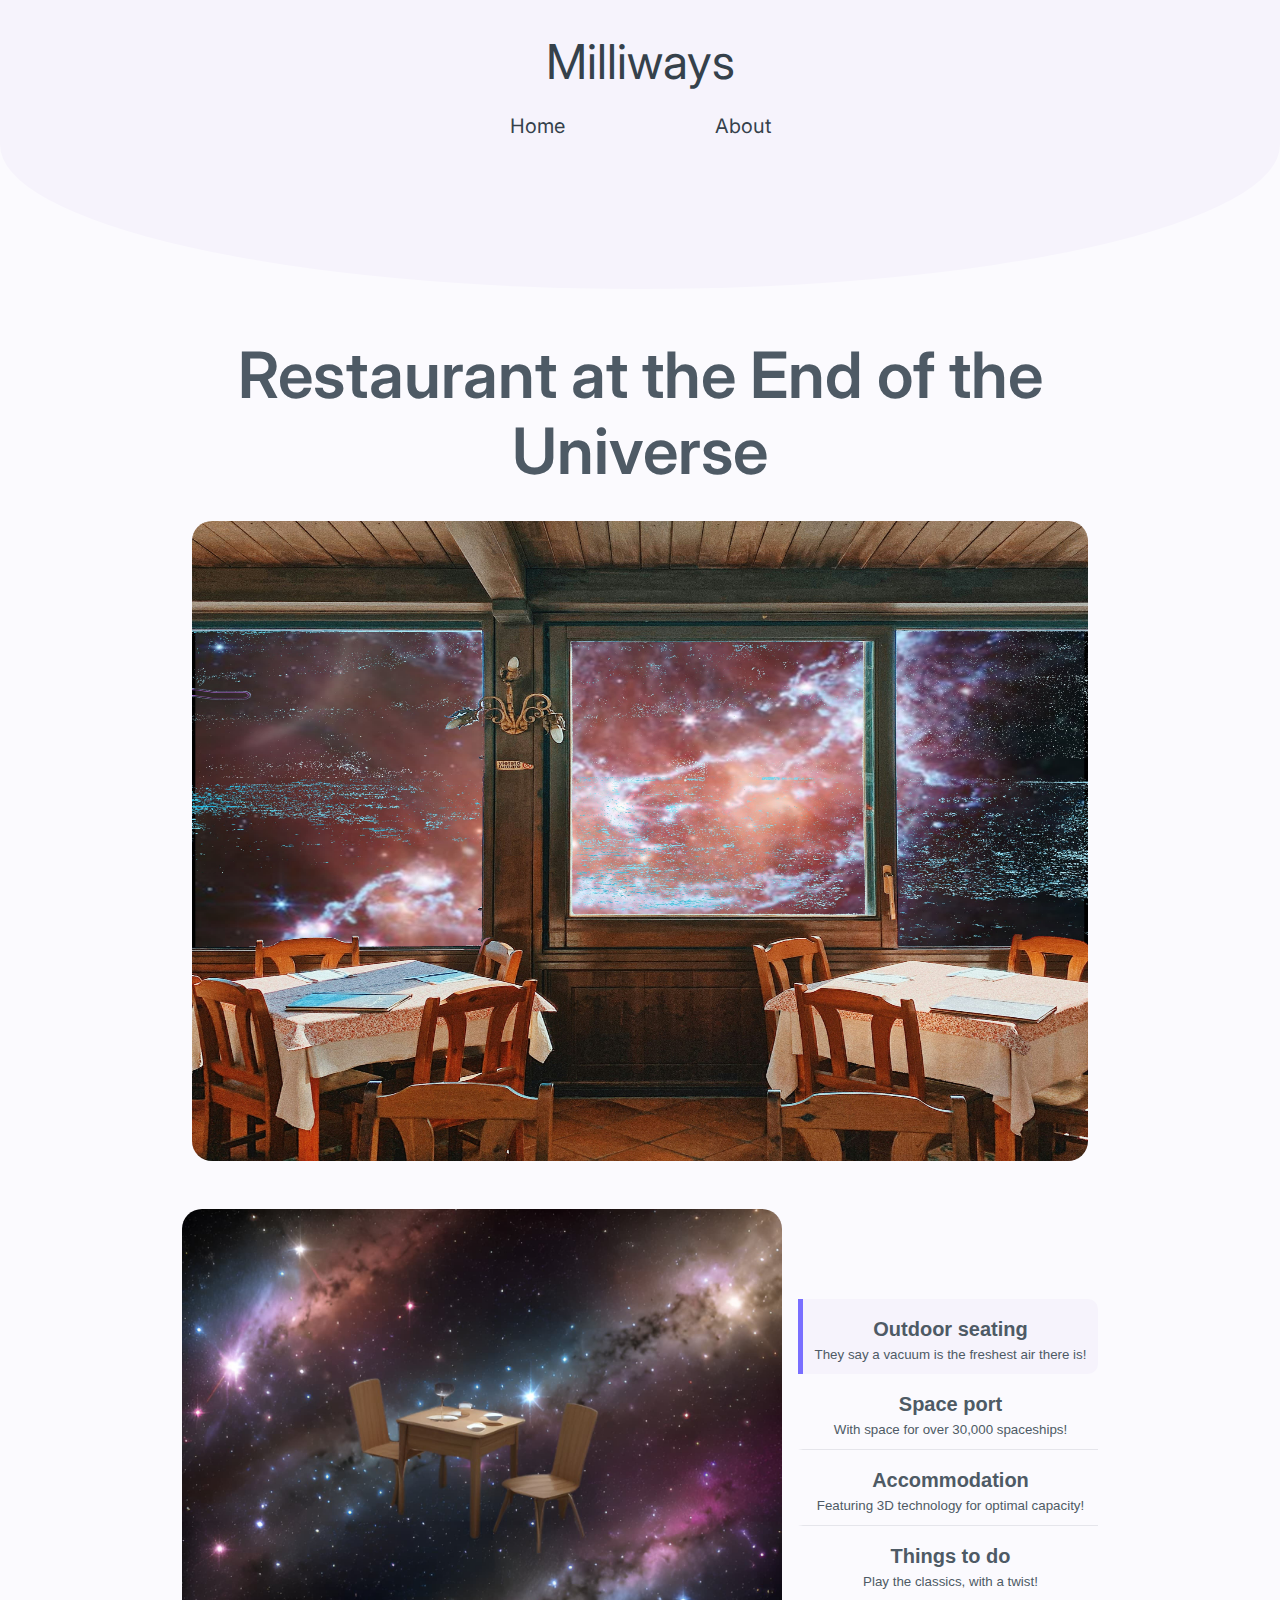
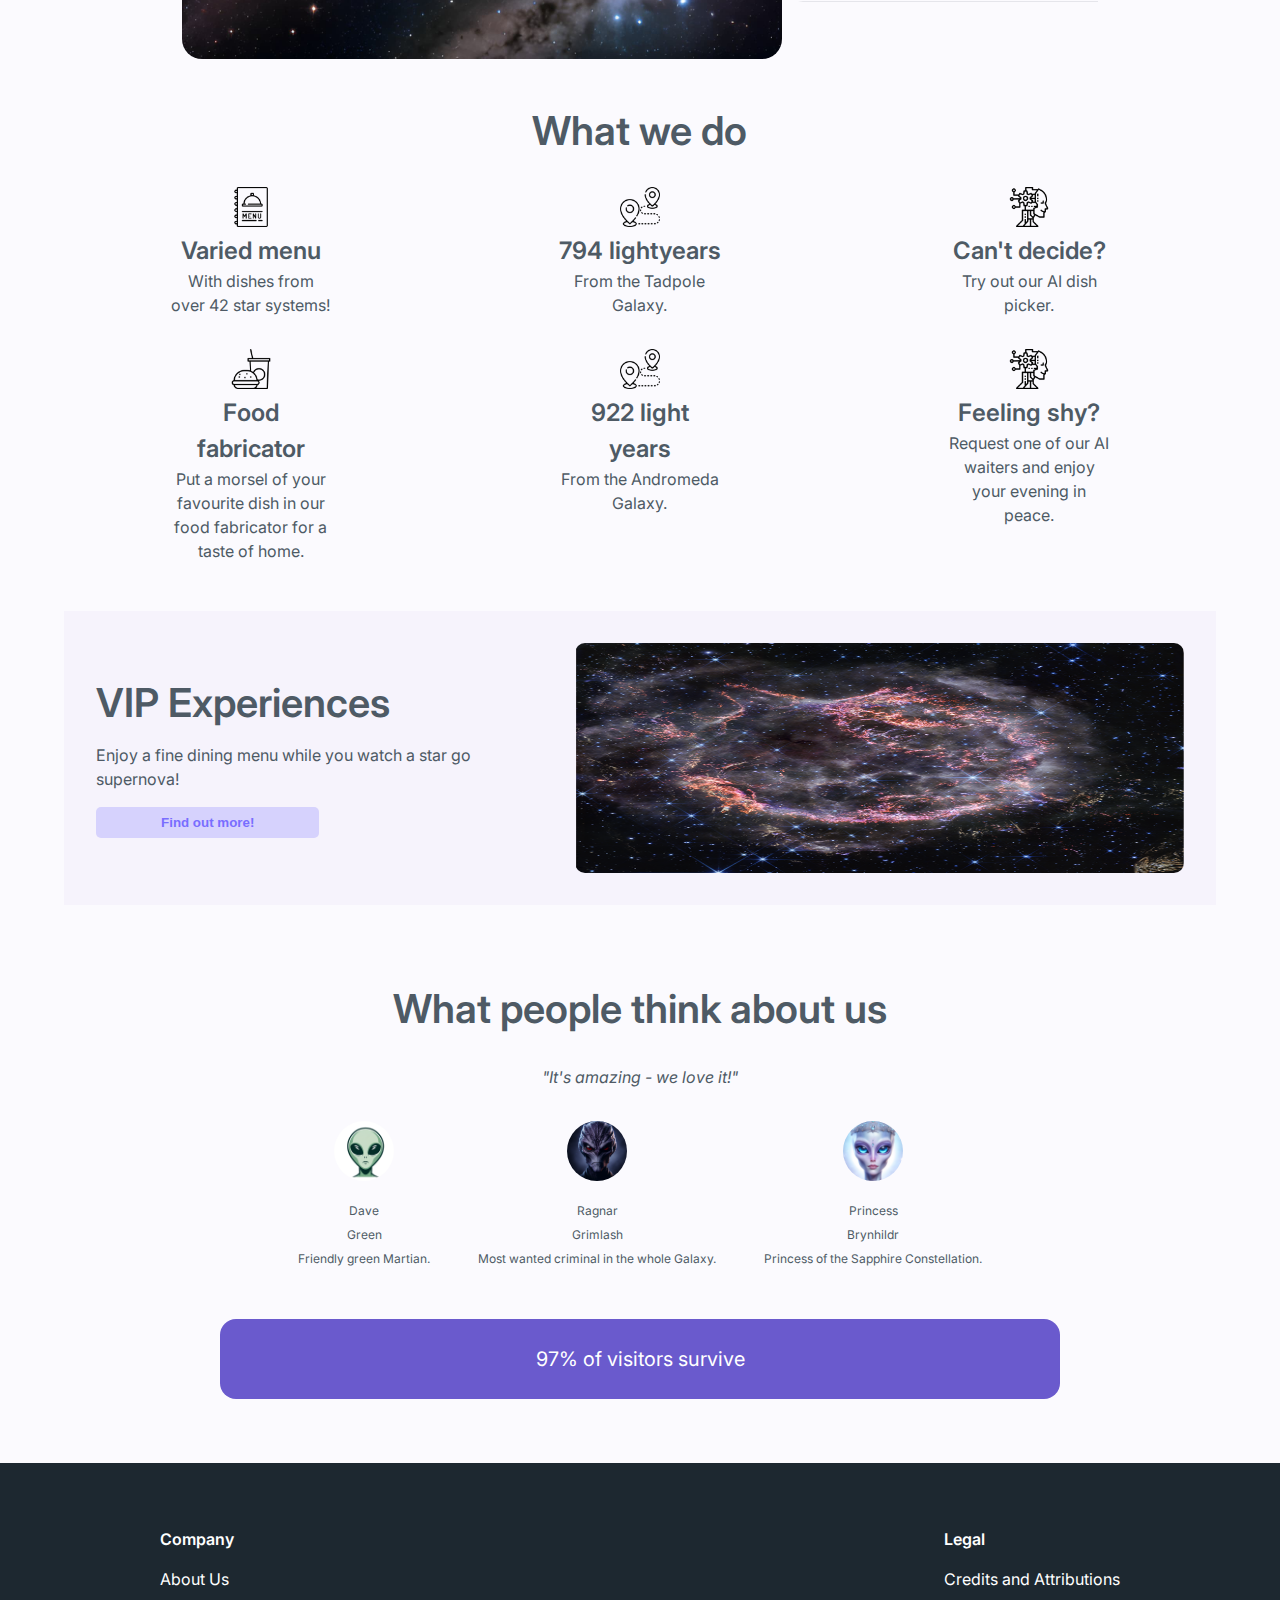
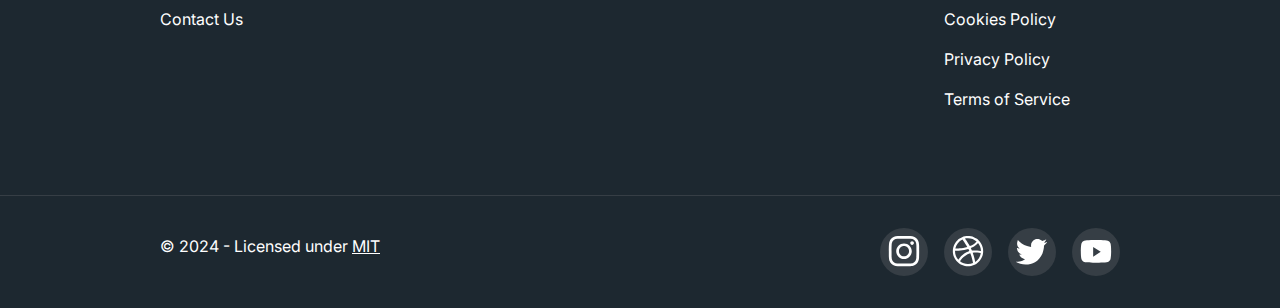
<file: index.html>
<!DOCTYPE html>
<html lang="en">
  <head>
    <meta charset="UTF-8" />
    <meta name="viewport" content="width=device-width, initial-scale=1.0" />
    <meta
      name="description"
      content="Milliways is the only restaurant at the end of the universe. Find out more about our menu, the experiences we offer and what our customers think."
    />
    <title>Milliways</title>
    <link rel="stylesheet" href="./assets/css/global.css" />
    <link rel="stylesheet" href="./assets/css/home/home.css" />
    <link rel="preconnect" href="https://fonts.googleapis.com" />
    <link rel="preconnect" href="https://fonts.gstatic.com" crossorigin />
    <link
      href="https://fonts.googleapis.com/css2?family=Inter:wght@100..900&display=swap"
      rel="stylesheet"
    />
    <script defer fetchpriority="high" src="./assets/js/facts.js"></script>
    <script
      type="module"
      fetchpriority="high"
      src="./assets/js/tabs.js"
    ></script>
    <script defer fetchpriority="high" src="./assets/js/reviews.js"></script>
  </head>

  <body>
    <header class="background">
      <p>Milliways</p>
      <nav>
        <ul>
          <li><a href=".">Home</a></li>
          <li><a href="./about/">About</a></li>
        </ul>
      </nav>
    </header>
    <main>
      <section id="hero">
        <div class="hero-container">
          <h1>Restaurant at the End of the Universe</h1>
          <img
            src="assets/imgs/milliways.jpg"
            width="3024"
            height="2948"
            alt="The view of the stars from the Milliways restaurant."
          />
        </div>
      </section>
      <section id="tabs">
        <img
          class="tabs-img"
          src="assets/imgs/tabs/outdoor.jpg"
          alt="A table and chairs floating in space"
          width="1536"
          height="1152"
        />
        <div class="tabs-buttons">
          <button type="button" class="tab selected">
            <h3>Outdoor seating</h3>
            <p>They say a vacuum is the freshest air there is!</p>
          </button>
          <button type="button" class="tab">
            <h3>Space port</h3>
            <p>With space for over 30,000 spaceships!</p>
          </button>
          <button type="button" class="tab">
            <h3>Accommodation</h3>
            <p>Featuring 3D technology for optimal capacity!</p>
          </button>
          <button type="button" class="tab">
            <h3>Things to do</h3>
            <p>Play the classics, with a twist!</p>
          </button>
        </div>
      </section>
      <section id="facts">
        <h2>What we do</h2>
        <div class="facts_container">
          <div id="facts1">
            <div class="quick_fact">
              <img
                src="./assets/imgs/menu.png"
                alt="Menu icon."
                width="512"
                height="512"
              />
              <h3>Varied menu</h3>
              <p>With dishes from over 42 star systems!</p>
            </div>
            <div class="quick_fact">
              <img
                src="./assets/imgs/destination.png"
                alt="Icon showing beginning and end points joined by a dotted line."
                width="512"
                height="512"
              />
              <h3>794 lightyears</h3>
              <p>From the Tadpole Galaxy.</p>
            </div>
            <div class="quick_fact">
              <img
                src="./assets/imgs/ai.png"
                alt="Icon of a face with wires coming out the back of its head."
                width="512"
                height="512"
              />
              <h3>Can't decide?</h3>
              <p>Try out our AI dish picker.</p>
            </div>
          </div>
          <div id="facts2" class="hide1">
            <div class="quick_fact">
              <img
                src="./assets/imgs/fast-food.png"
                alt="Icon of food"
                width="512"
                height="512"
              />
              <h3>Food fabricator</h3>
              <p>
                Put a morsel of your favourite dish in our food fabricator for a
                taste of home.
              </p>
            </div>
            <div class="quick_fact">
              <img
                src="./assets/imgs/destination.png"
                alt="Icon showing beginning and end points joined by a dotted line."
                width="512"
                height="512"
              />
              <h3>922 light years</h3>
              <p>From the Andromeda Galaxy.</p>
            </div>
            <div class="quick_fact">
              <img
                src="./assets/imgs/ai.png"
                alt="Icon of a face with wires coming out the back of its head."
                width="512"
                height="512"
              />
              <h3>Feeling shy?</h3>
              <p>
                Request one of our AI waiters and enjoy your evening in peace.
              </p>
            </div>
          </div>
          <button id="viewMore" class="hide2">View more</button>
        </div>
      </section>
      <section id="vip" class="background">
        <article class="vip-experience">
          <h2>VIP Experiences</h2>
          <p>Enjoy a fine dining menu while you watch a star go supernova!</p>
          <button>Find out more!</button>
        </article>
        <img
          class="vip-experience"
          src="./assets/imgs/supernova.png"
          alt="A star going supernova."
          width="630"
          height="230"
        />
      </section>

      <section id="reviews">
        <div class="testimonial-container">
          <h2>What people think about us</h2>

          <blockquote class="viewTestimonial">
            "It's amazing - we love it!"
          </blockquote>
          <div class="testimonials">
            <div id="dave" class="testimonial">
              <img
                src="./assets/imgs/green_smooth_skin_alien.webp"
                alt="A cartoon green alien."
                width="1024"
                height="1024"
              />
              <p>
                Dave <br />
                Green
              </p>
              <p class="hide1">Friendly green Martian.</p>
            </div>
            <div id="ragnar" class="testimonial">
              <img
                src="./assets/imgs/menacin_villain_face_alien.webp"
                alt="An angry very dark purple alien on a dark background."
                width="1024"
                height="1024"
              />
              <p>
                Ragnar <br />
                Grimlash
              </p>
              <p class="hide1">Most wanted criminal in the whole Galaxy.</p>
            </div>
            <div id="brynhildr" class="testimonial">
              <img
                src="./assets/imgs/alien_princess_Brynhildr.webp"
                alt="A silver skinned alien with big blue eyes and a tiara."
                width="1024"
                height="1024"
              />
              <p>
                Princess <br />
                Brynhildr
              </p>
              <p class="hide1">Princess of the Sapphire Constellation.</p>
            </div>
          </div>

          <div class="statistics">
            <p>97% of visitors survive</p>
          </div>
        </div>
      </section>
    </main>

    <footer>
      <div class="footer-main">
        <div class="footer-company">
          <h3>Company</h3>
          <a href="./about/">About Us</a> <br />
          <a href="./about/">Contact Us</a>
        </div>
        <div class="footer-legal">
          <h3>Legal</h3>
          <a
            href="https://github.com/technative-academy/milliways_restaurant/blob/main/credits.md"
            >Credits and Attributions</a
          >
          <br />
          <a href="./legal/cookies/">Cookies Policy</a>
          <br />
          <a href="./legal/privacy/">Privacy Policy</a>
          <br />
          <a href="./legal/tos/">Terms of Service</a>
        </div>
      </div>
      <hr />
      <div class="footer-copyright-socials">
        <span class="footer-copyright">
          &copy; 2024 - Licensed under
          <a
            href="https://github.com/technative-academy/milliways_restaurant/blob/main/LICENSE"
            target="_blank"
            >MIT</a
          >
        </span>
        <div class="footer-socials">
          <a
            class="social-icon"
            target="_blank"
            href="https://www.instagram.com/"
          >
            <img
              width="18"
              height="18"
              src="./assets/imgs/instagram.svg"
              alt="Our Instagram"
            />
          </a>
          <a class="social-icon" target="_blank" href="https://dribbble.com/">
            <img
              width="18"
              height="18"
              src="./assets/imgs/dribble.svg"
              alt="Our Dribble profile"
            />
          </a>
          <a class="social-icon" target="_blank" href="https://twitter.com/">
            <img
              width="16"
              height="13"
              src="./assets/imgs/twitter.svg"
              alt="Our Twitter"
            />
          </a>
          <a
            class="social-icon"
            target="_blank"
            href="https://www.youtube.com/"
          >
            <img
              width="18"
              height="13"
              src="./assets/imgs/youtube.svg"
              alt="Our YouTube"
            />
          </a>
        </div>
      </div>
    </footer>
  </body>
</html>
</file>
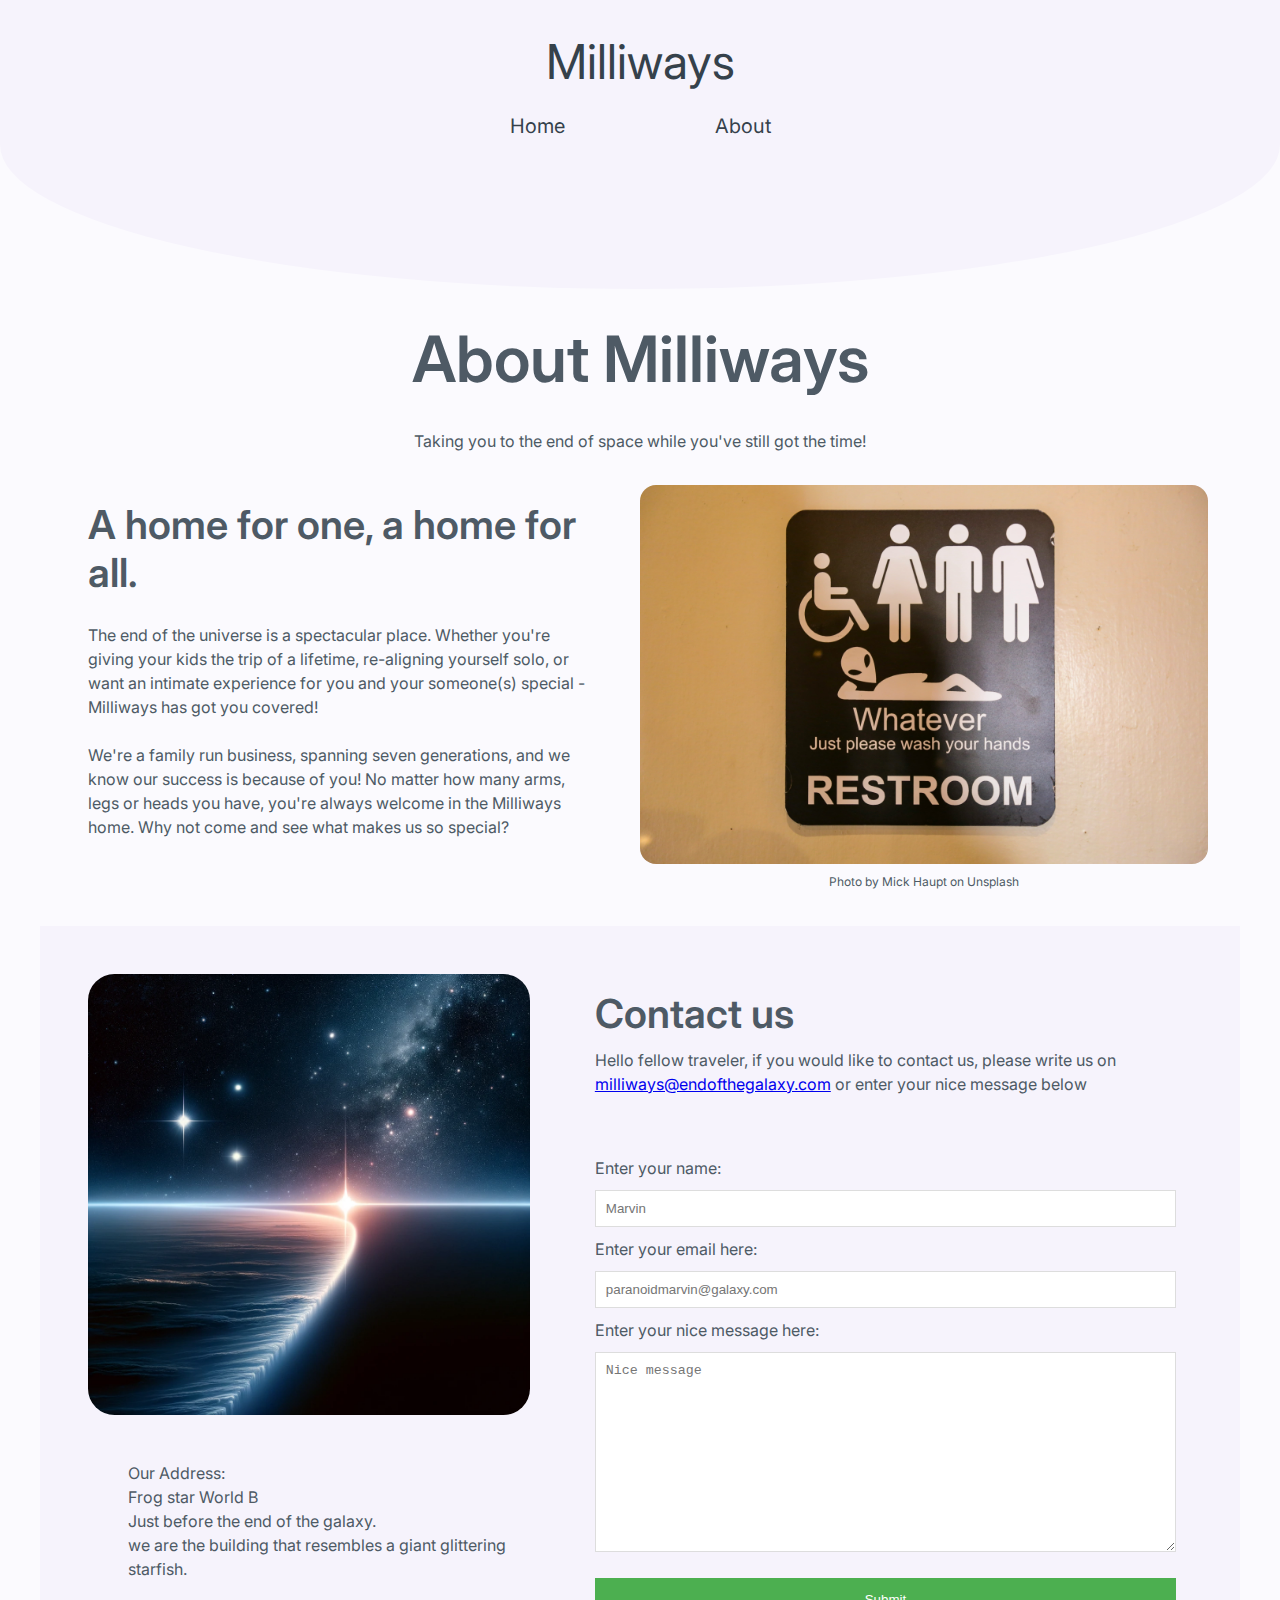
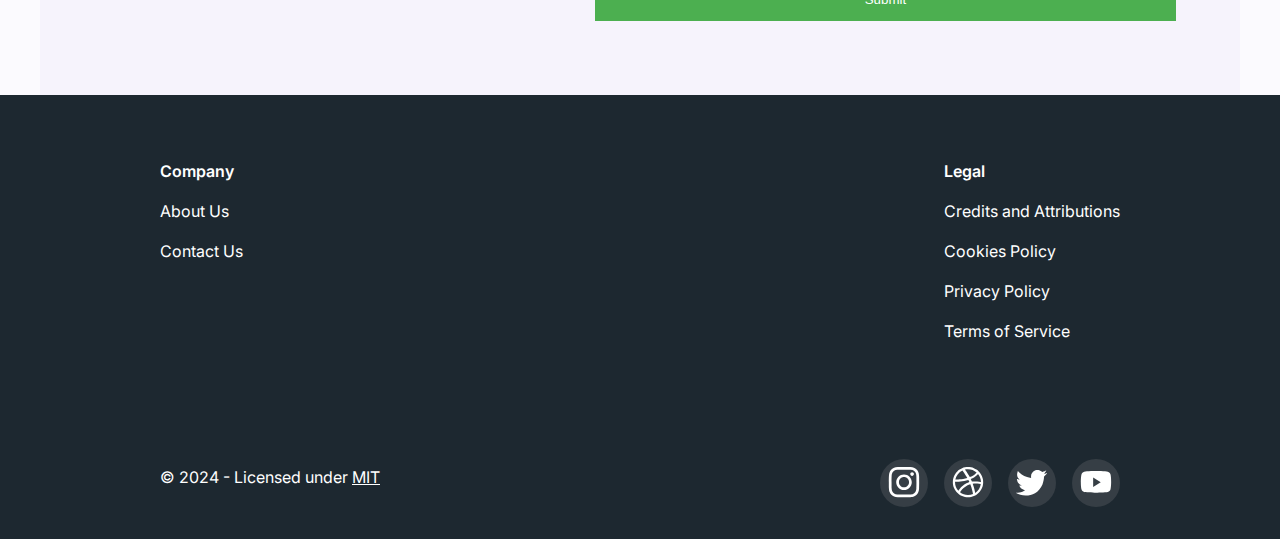
<file: about/index.html>
<!DOCTYPE html>
<html lang="en">
  <head>
    <meta charset="UTF-8" />
    <meta name="viewport" content="width=device-width, initial-scale=1.0" />
    <meta
      name="description"
      content="Milliways is the only restaurant at the end of the universe. Find out about what makes our company so unique and get in contact to book your visit."
    />
    <title>About Milliways</title>
    <link rel="preconnect" href="https://fonts.googleapis.com" />
    <link rel="preconnect" href="https://fonts.gstatic.com" crossorigin />
    <link
      href="https://fonts.googleapis.com/css2?family=Inter:wght@100..900&display=swap"
      rel="stylesheet"
    />
    <link rel="stylesheet" href="../assets/css/global.css" />
    <link rel="stylesheet" href="../assets/css/about/about.css" />
  </head>
  <body>
    <header class="background">
      <p>Milliways</p>
      <nav>
        <ul>
          <li><a href="../">Home</a></li>
          <li><a href=".">About</a></li>
        </ul>
      </nav>
    </header>
    <main>
      <h1>About Milliways</h1>
      <p id="outside">
        Taking you to the end of space while you've still got the time!
      </p>
      <section id="blurb">
        <div>
          <h2>A home for one, a home for all.</h2>
          <p>
            The end of the universe is a spectacular place. Whether you're
            giving your kids the trip of a lifetime, re-aligning yourself solo,
            or want an intimate experience for you and your someone(s) special -
            Milliways has got you covered!
          </p>
          <br />
          <p>
            We're a family run business, spanning seven generations, and we know
            our success is because of you! No matter how many arms, legs or
            heads you have, you're always welcome in the Milliways home. Why not
            come and see what makes us so special?
          </p>
        </div>
        <figure>
          <img
            src="../assets/imgs/whatever-bathroom.jpg"
            alt="Species and gender neutral bathroom sign."
            width="5760"
            height="3840"
          />
          <figcaption>Photo by Mick Haupt on Unsplash</figcaption>
        </figure>
      </section>

      <section id="contact" class="background">
        <div class="contact-container">
          <div class="map">
            <img
              src="../assets/imgs/milliways_address_map.webp"
              alt="The edge of the galaxy."
              width="1024"
              height="1024"
            />
            <div class="address">
              <p>Our Address:</p>
              <p>
                Frog star World B<br />Just before the end of the galaxy.<br />we
                are the building that resembles a giant glittering starfish.
              </p>
            </div>
          </div>

          <div class="form-contact-container">
            <h2>Contact us</h2>
            <p>
              Hello fellow traveler, if you would like to contact us, please
              write us on
              <a href="mailto:milliways@endofthegalaxy.com"
                >milliways@endofthegalaxy.com</a
              >
              or enter your nice message below
            </p>

            <form action="your_server_endpoint" method="post">
              <label for="name">Enter your name: </label>
              <input
                type="text"
                id="name"
                name="name"
                placeholder="Marvin"
                required
              />
              <label for="email">Enter your email here: </label>
              <input
                type="email"
                id="email"
                name="email"
                placeholder="paranoidmarvin@galaxy.com"
                required
              />
              <label for="message">Enter your nice message here: </label>
              <textarea
                id="message"
                name="message"
                placeholder="Nice message"
                style="height: 200px"
                required
              ></textarea>
              <input type="submit" value="Submit" />
            </form>
          </div>
        </div>
      </section>
    </main>

    <footer>
      <div class="footer-main">
        <div class="footer-company">
          <h3>Company</h3>
          <a href=".">About Us</a> <br />
          <a href=".">Contact Us</a>
        </div>
        <div class="footer-legal">
          <h3>Legal</h3>
          <a
            href="https://github.com/technative-academy/milliways_restaurant/blob/main/credits.md"
            >Credits and Attributions</a
          >
          <br />
          <a href="../legal/cookies/">Cookies Policy</a>
          <br />
          <a href="../legal/privacy/">Privacy Policy</a>
          <br />
          <a href="../legal/tos/">Terms of Service</a>
        </div>
      </div>
      <div class="footer-copyright-socials">
        <span class="footer-copyright">
          &copy; 2024 - Licensed under
          <a
            href="https://github.com/technative-academy/milliways_restaurant/blob/main/LICENSE"
            target="_blank"
            >MIT</a
          >
        </span>
        <div class="footer-socials">
          <a
            class="social-icon"
            target="_blank"
            href="https://www.instagram.com/"
          >
            <img
              width="18"
              height="18"
              src="../assets/imgs/instagram.svg"
              alt="Our Instagram"
            />
          </a>
          <a class="social-icon" target="_blank" href="https://dribbble.com/">
            <img
              width="18"
              height="18"
              src="../assets/imgs/dribble.svg"
              alt="Our Dribble profile"
            />
          </a>
          <a class="social-icon" target="_blank" href="https://twitter.com/">
            <img
              width="16"
              height="13"
              src="../assets/imgs/twitter.svg"
              alt="Our Twitter"
            />
          </a>
          <a
            class="social-icon"
            target="_blank"
            href="https://www.youtube.com/"
          >
            <img
              width="18"
              height="13"
              src="../assets/imgs/youtube.svg"
              alt="Our YouTube"
            />
          </a>
        </div>
      </div>
    </footer>
  </body>
</html>
</file>
<file: assets/css/home/home.css>
@import "hero.css";
@import "tabs.css";
@import "facts.css";
@import "vip.css";
@import "reviews.css";
@import "reviews.css";

main {
  display: flex;
  flex-direction: column;
  margin: 0 auto;
  width: 90%;
}

section {
  padding: 1rem;
}

/*Button CSS and hover states for Home page*/
button {
  width: 50%;
  margin: 0 auto;
  padding: 0.5rem;
  border: none;
  border-radius: 5px;
  color: #796eff;
  font-weight: 550;
  background-color: #796eff40;
}

button:hover {
  font-size: 1.25rem;
  cursor: pointer;
  border: #796eff solid 1.5px;
  padding: 0.2rem;
}

@media only screen and (min-width: 1000px) {
  button {
    margin: 0;
  }
}
</file>
<file: assets/css/about/about.css>
@import "blurb.css";
@import "contact.css";

main {
  display: flex;
  flex-direction: column;
  margin: 0 auto;
}

main h1 {
  text-align: center;
  padding: 2rem;
}

#outside {
  text-align: center;
}
</file>
<file: assets/css/global.css>
@import "header.css";
@import "footer.css";

/*Reset*/
* {
  margin: 0;
  padding: 0;
  box-sizing: border-box;
}

/*Rootvariables for colours*/
:root {
  --colour-primary: #796eff;
  --colour-primary-tint: #f6f3fc;
  --colour-text-headings: #35414b;
  --colour-text-body: #4e5a65;
  /* For headings and blocks  */
  --colour-background: #fbfafe;
  --colour-background-footer: #1d2830;
}

/*Typography for mobile site*/
html {
  font-size: 16px;
  line-height: 1.5rem;
  font-family: "Inter", "Arial", sans-serif;
  background-color: var(--colour-background);
  color: var(--colour-text-body);
}

h1 {
  font-size: 2rem;
  line-height: 2.5rem;
  font-weight: 600;
}

h2 {
  font-size: 1.25rem;
  line-height: 1.75rem;
  font-weight: 600;
}

h3 {
  font-size: 1.125rem;
  line-height: 1.75rem;
  font-weight: 600;
}

/*Font sizes for desktop*/

@media only screen and (min-width: 1000px) {
  h1 {
    font-size: 4rem;
    line-height: 4.75rem;
  }
  h2 {
    font-size: 2.5rem;
    line-height: 3rem;
  }
  h3 {
    font-size: 1.75rem;
    line-height: 2.25rem;
  }
  main {
    max-width: 1200px;
  }
}

/*Background class for containers with different background colour*/
.background {
  background-color: #f6f3fc;
}
</file>
